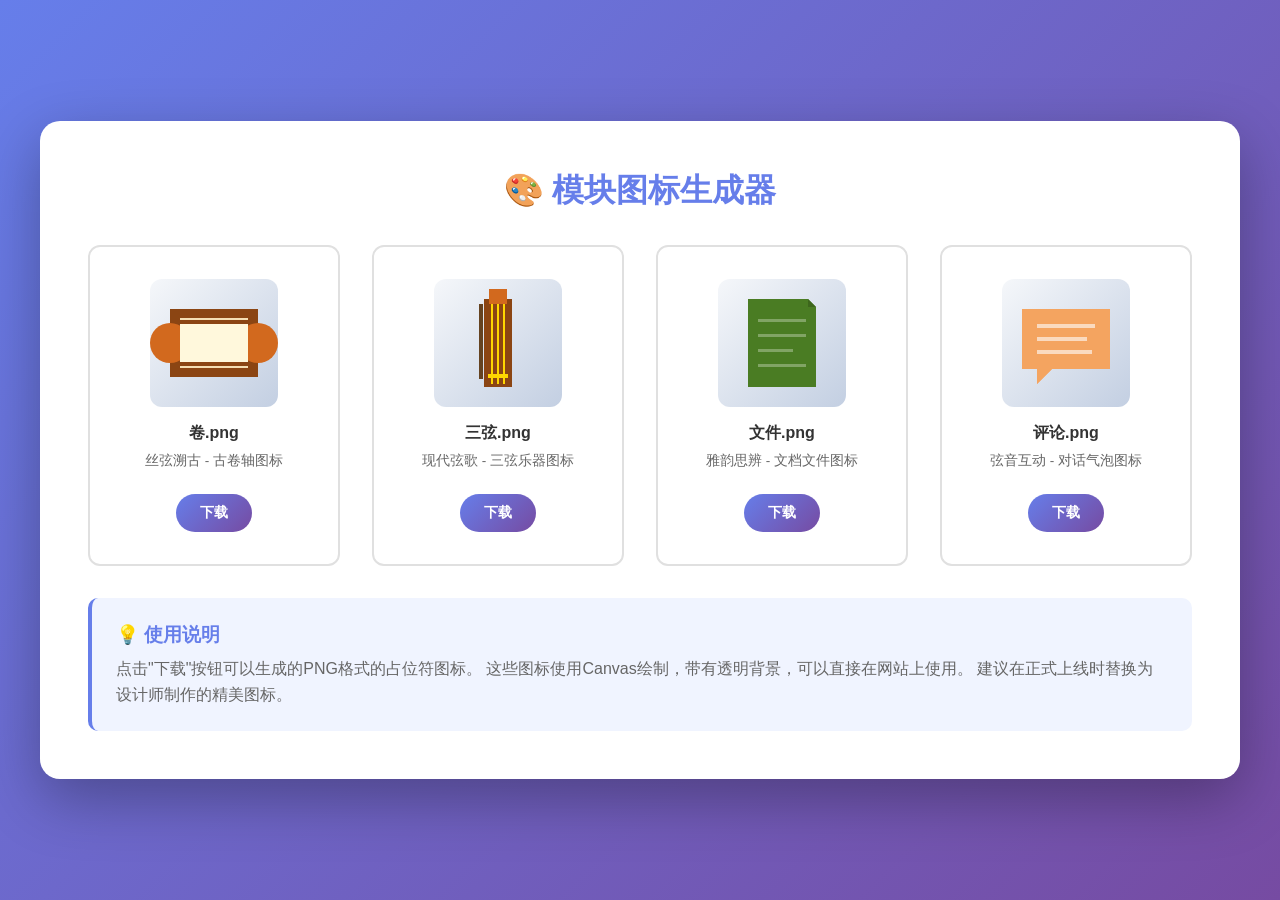
<file: create-icons.html>
<!DOCTYPE html>
<html lang="zh-CN">
<head>
    <meta charset="UTF-8">
    <meta name="viewport" content="width=device-width, initial-scale=1.0">
    <title>图标占位符生成器</title>
    <style>
        * {
            margin: 0;
            padding: 0;
            box-sizing: border-box;
        }

        body {
            font-family: "Microsoft YaHei", "微软雅黑", Arial, sans-serif;
            background: linear-gradient(135deg, #667eea 0%, #764ba2 100%);
            min-height: 100vh;
            padding: 2rem;
            display: flex;
            justify-content: center;
            align-items: center;
        }

        .container {
            background: white;
            border-radius: 20px;
            padding: 3rem;
            max-width: 1200px;
            width: 100%;
            box-shadow: 0 20px 60px rgba(0, 0, 0, 0.3);
        }

        h1 {
            text-align: center;
            color: #667eea;
            margin-bottom: 2rem;
            font-size: 2rem;
        }

        .icons-grid {
            display: grid;
            grid-template-columns: repeat(auto-fit, minmax(200px, 1fr));
            gap: 2rem;
            margin-bottom: 2rem;
        }

        .icon-card {
            border: 2px solid #e0e0e0;
            border-radius: 12px;
            padding: 2rem;
            text-align: center;
            transition: all 0.3s;
        }

        .icon-card:hover {
            border-color: #667eea;
            transform: translateY(-5px);
            box-shadow: 0 10px 30px rgba(102, 126, 234, 0.2);
        }

        .icon-canvas-container {
            width: 128px;
            height: 128px;
            margin: 0 auto 1rem;
            border-radius: 12px;
            overflow: hidden;
            background: linear-gradient(135deg, #f5f7fa 0%, #c3cfe2 100%);
            display: flex;
            align-items: center;
            justify-content: center;
        }

        .icon-title {
            font-weight: bold;
            color: #333;
            margin-bottom: 0.5rem;
        }

        .icon-desc {
            color: #666;
            font-size: 0.85rem;
            margin-bottom: 1.5rem;
        }

        .download-btn {
            background: linear-gradient(135deg, #667eea 0%, #764ba2 100%);
            color: white;
            border: none;
            padding: 0.6rem 1.5rem;
            border-radius: 20px;
            font-weight: bold;
            cursor: pointer;
            transition: all 0.3s;
            font-size: 0.9rem;
        }

        .download-btn:hover {
            transform: scale(1.05);
            box-shadow: 0 5px 20px rgba(102, 126, 234, 0.4);
        }

        .info {
            background: #f0f4ff;
            padding: 1.5rem;
            border-radius: 10px;
            margin-top: 2rem;
            border-left: 4px solid #667eea;
        }

        .info h3 {
            color: #667eea;
            margin-bottom: 0.5rem;
        }

        .info p {
            color: #666;
            line-height: 1.6;
        }
    </style>
</head>
<body>
    <div class="container">
        <h1>🎨 模块图标生成器</h1>

        <div class="icons-grid">
            <!-- 卷.png -->
            <div class="icon-card">
                <div class="icon-canvas-container">
                    <canvas id="scroll-icon" width="128" height="128"></canvas>
                </div>
                <div class="icon-title">卷.png</div>
                <div class="icon-desc">丝弦溯古 - 古卷轴图标</div>
                <button class="download-btn" onclick="downloadIcon('scroll-icon', '卷.png')">下载</button>
            </div>

            <!-- 三弦.png -->
            <div class="icon-card">
                <div class="icon-canvas-container">
                    <canvas id="sanxian-icon" width="128" height="128"></canvas>
                </div>
                <div class="icon-title">三弦.png</div>
                <div class="icon-desc">现代弦歌 - 三弦乐器图标</div>
                <button class="download-btn" onclick="downloadIcon('sanxian-icon', '三弦.png')">下载</button>
            </div>

            <!-- 文件.png -->
            <div class="icon-card">
                <div class="icon-canvas-container">
                    <canvas id="file-icon" width="128" height="128"></canvas>
                </div>
                <div class="icon-title">文件.png</div>
                <div class="icon-desc">雅韵思辨 - 文档文件图标</div>
                <button class="download-btn" onclick="downloadIcon('file-icon', '文件.png')">下载</button>
            </div>

            <!-- 评论.png -->
            <div class="icon-card">
                <div class="icon-canvas-container">
                    <canvas id="comment-icon" width="128" height="128"></canvas>
                </div>
                <div class="icon-title">评论.png</div>
                <div class="icon-desc">弦音互动 - 对话气泡图标</div>
                <button class="download-btn" onclick="downloadIcon('comment-icon', '评论.png')">下载</button>
            </div>
        </div>

        <div class="info">
            <h3>💡 使用说明</h3>
            <p>
                点击"下载"按钮可以生成的PNG格式的占位符图标。
                这些图标使用Canvas绘制，带有透明背景，可以直接在网站上使用。
                建议在正式上线时替换为设计师制作的精美图标。
            </p>
        </div>
    </div>

    <script>
        // 绘制卷轴图标
        function drawScrollIcon(ctx) {
            // 背景：透明
            ctx.clearRect(0, 0, 128, 128);

            // 卷轴主体
            ctx.fillStyle = '#8B4513';
            ctx.fillRect(20, 30, 88, 68);

            // 左卷轴头
            ctx.fillStyle = '#D2691E';
            ctx.beginPath();
            ctx.arc(20, 64, 20, 0, Math.PI * 2);
            ctx.fill();

            // 右卷轴头
            ctx.beginPath();
            ctx.arc(108, 64, 20, 0, Math.PI * 2);
            ctx.fill();

            // 卷轴装饰线
            ctx.strokeStyle = '#F5DEB3';
            ctx.lineWidth = 2;
            ctx.beginPath();
            ctx.moveTo(30, 40);
            ctx.lineTo(98, 40);
            ctx.moveTo(30, 88);
            ctx.lineTo(98, 88);
            ctx.stroke();

            // 中间文字区域
            ctx.fillStyle = '#FFF8DC';
            ctx.fillRect(30, 45, 68, 38);
        }

        // 绘制三弦图标
        function drawSanxianIcon(ctx) {
            ctx.clearRect(0, 0, 128, 128);

            // 琴身
            ctx.fillStyle = '#8B4513';
            ctx.fillRect(50, 20, 28, 88);

            // 琴头
            ctx.fillStyle = '#D2691E';
            ctx.fillRect(55, 10, 18, 15);

            // 三根弦
            ctx.strokeStyle = '#FFD700';
            ctx.lineWidth = 2;
            ctx.beginPath();
            ctx.moveTo(58, 25);
            ctx.lineTo(58, 105);
            ctx.moveTo(64, 25);
            ctx.lineTo(64, 105);
            ctx.moveTo(70, 25);
            ctx.lineTo(70, 105);
            ctx.stroke();

            // 琴轴
            ctx.fillStyle = '#654321';
            ctx.fillRect(45, 25, 4, 75);

            // 装饰
            ctx.fillStyle = '#FFD700';
            ctx.fillRect(54, 95, 20, 4);
        }

        // 绘制文件图标
        function drawFileIcon(ctx) {
            ctx.clearRect(0, 0, 128, 128);

            // 文件主体
            ctx.fillStyle = '#4a7c23';
            ctx.beginPath();
            ctx.moveTo(30, 20);
            ctx.lineTo(90, 20);
            ctx.lineTo(98, 28);
            ctx.lineTo(98, 108);
            ctx.lineTo(30, 108);
            ctx.closePath();
            ctx.fill();

            // 文件折角
            ctx.fillStyle = '#3d661c';
            ctx.beginPath();
            ctx.moveTo(90, 20);
            ctx.lineTo(90, 28);
            ctx.lineTo(98, 28);
            ctx.closePath();
            ctx.fill();

            // 文件内容线
            ctx.fillStyle = 'rgba(255, 255, 255, 0.3)';
            ctx.fillRect(40, 40, 48, 3);
            ctx.fillRect(40, 55, 48, 3);
            ctx.fillRect(40, 70, 35, 3);
            ctx.fillRect(40, 85, 48, 3);
        }

        // 绘制评论图标
        function drawCommentIcon(ctx) {
            ctx.clearRect(0, 0, 128, 128);

            // 对话框主体
            ctx.fillStyle = '#f4a460';
            ctx.beginPath();
            ctx.moveTo(20, 30);
            ctx.lineTo(108, 30);
            ctx.lineTo(108, 90);
            ctx.lineTo(50, 90);
            ctx.lineTo(35, 105);
            ctx.lineTo(35, 90);
            ctx.lineTo(20, 90);
            ctx.closePath();
            ctx.fill();

            // 对话框尾巴
            ctx.beginPath();
            ctx.moveTo(35, 90);
            ctx.lineTo(50, 90);
            ctx.lineTo(35, 105);
            ctx.closePath();
            ctx.fill();

            // 文字线
            ctx.fillStyle = 'rgba(255, 255, 255, 0.6)';
            ctx.fillRect(35, 45, 58, 4);
            ctx.fillRect(35, 58, 50, 4);
            ctx.fillRect(35, 71, 55, 4);
        }

        // 下载图标
        function downloadIcon(canvasId, filename) {
            const canvas = document.getElementById(canvasId);
            const link = document.createElement('a');
            link.download = filename;
            link.href = canvas.toDataURL('image/png');
            link.click();
        }

        // 初始化所有图标
        window.onload = function() {
            // 卷轴图标
            const scrollCtx = document.getElementById('scroll-icon').getContext('2d');
            drawScrollIcon(scrollCtx);

            // 三弦图标
            const sanxianCtx = document.getElementById('sanxian-icon').getContext('2d');
            drawSanxianIcon(sanxianCtx);

            // 文件图标
            const fileCtx = document.getElementById('file-icon').getContext('2d');
            drawFileIcon(fileCtx);

            // 评论图标
            const commentCtx = document.getElementById('comment-icon').getContext('2d');
            drawCommentIcon(commentCtx);
        };
    </script>
</body>
</html>
</file>
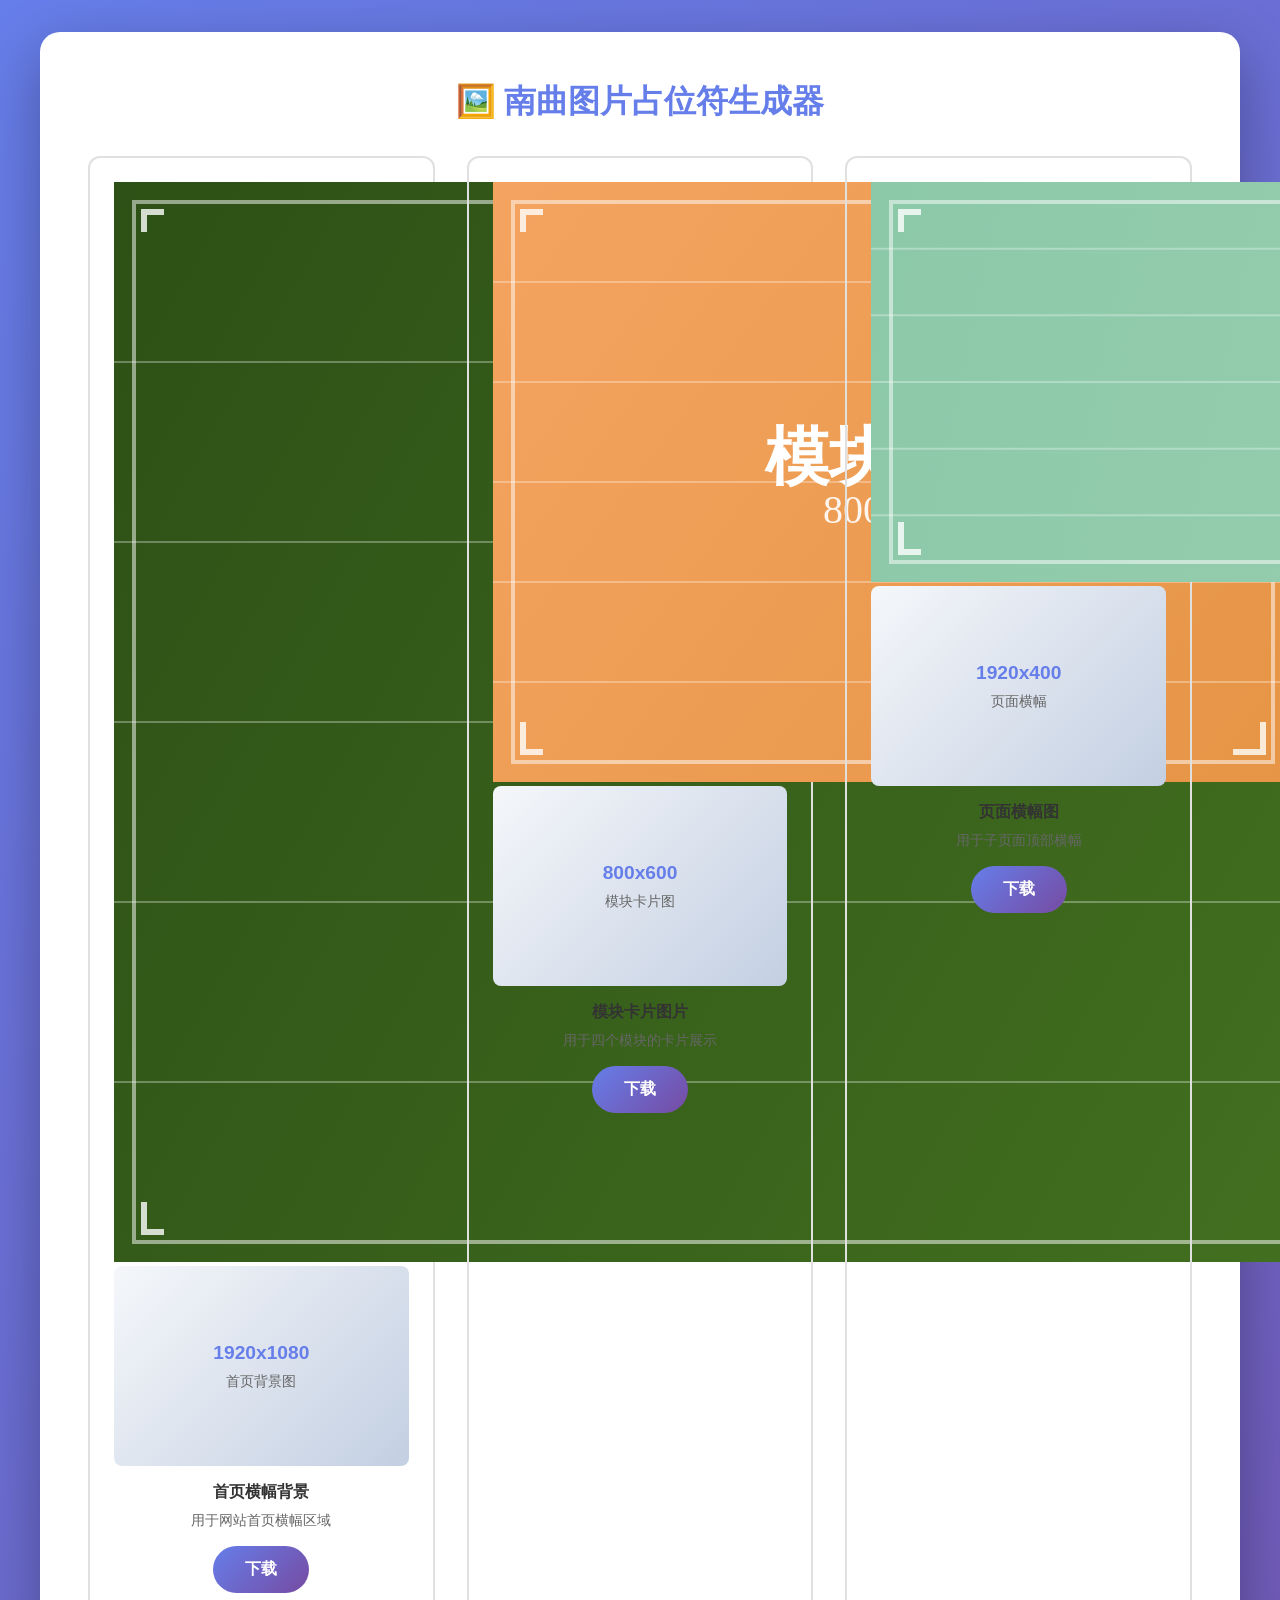
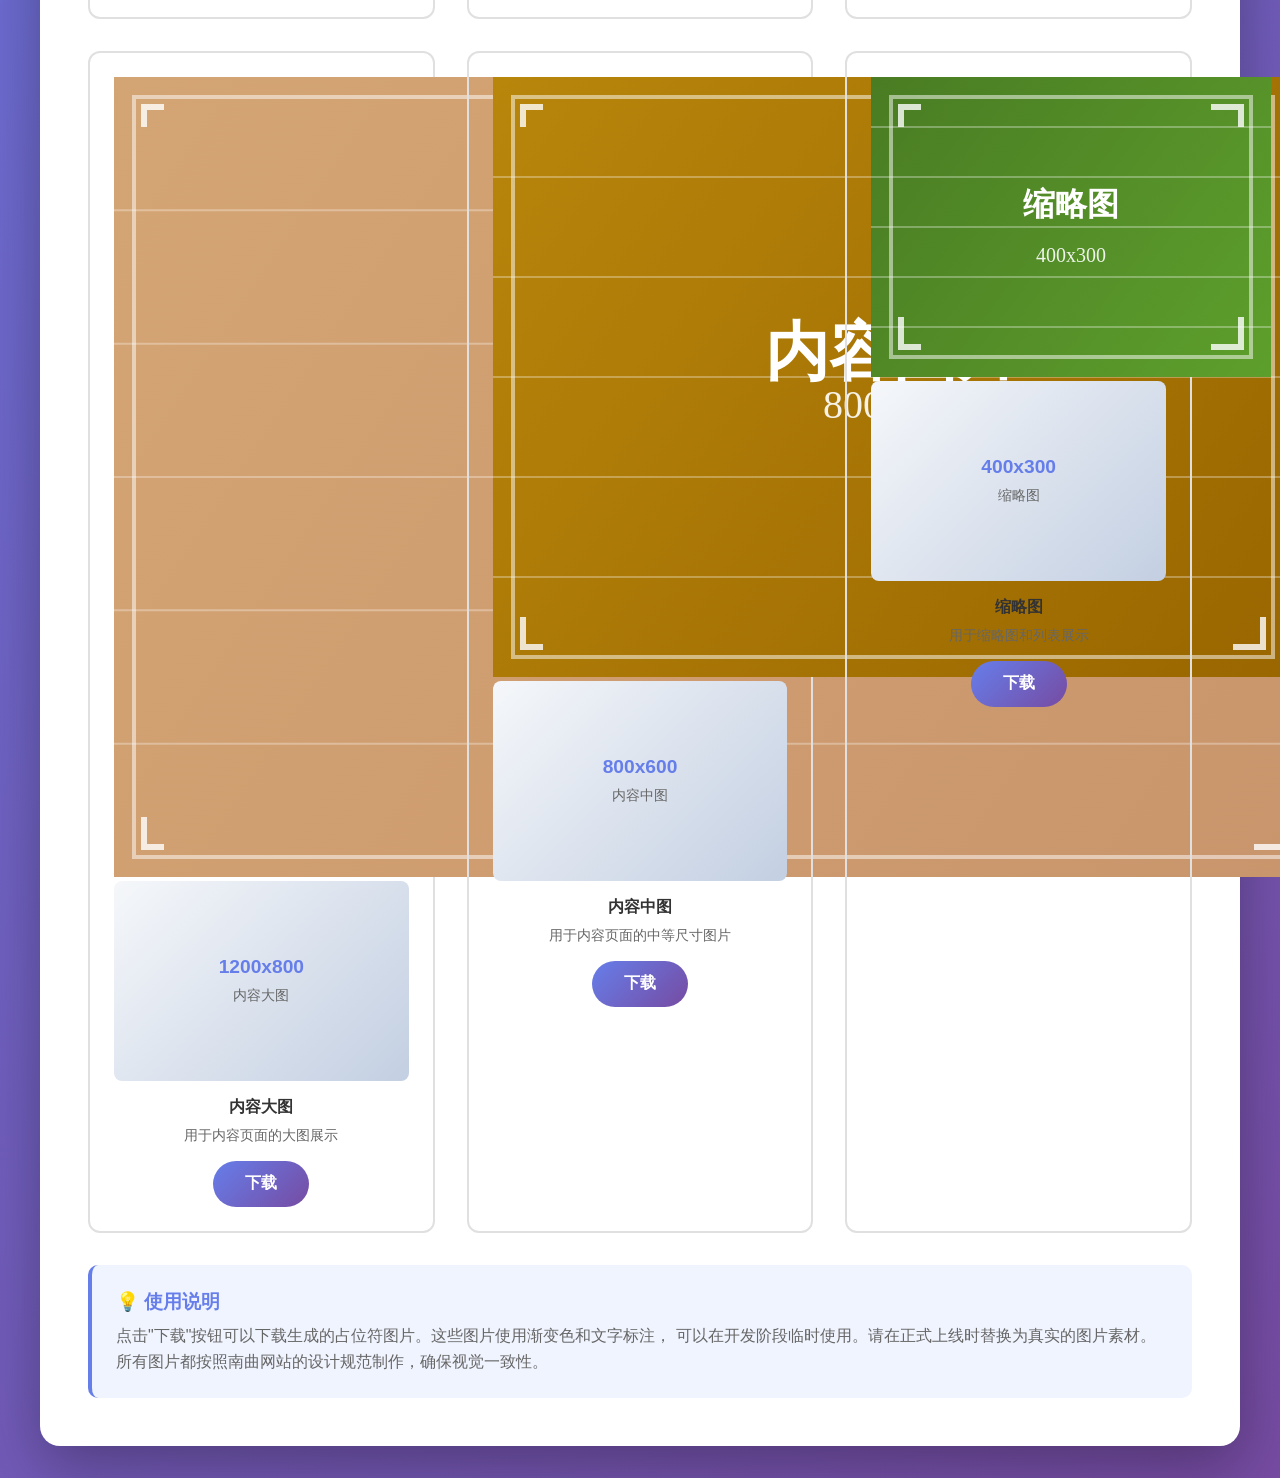
<file: create-placeholders.html>
<!DOCTYPE html>
<html lang="zh-CN">
<head>
    <meta charset="UTF-8">
    <meta name="viewport" content="width=device-width, initial-scale=1.0">
    <title>图片占位符生成器</title>
    <style>
        * {
            margin: 0;
            padding: 0;
            box-sizing: border-box;
        }

        body {
            font-family: "Microsoft YaHei", "微软雅黑", Arial, sans-serif;
            background: linear-gradient(135deg, #667eea 0%, #764ba2 100%);
            min-height: 100vh;
            padding: 2rem;
            display: flex;
            justify-content: center;
            align-items: center;
        }

        .container {
            background: white;
            border-radius: 20px;
            padding: 3rem;
            max-width: 1200px;
            width: 100%;
            box-shadow: 0 20px 60px rgba(0, 0, 0, 0.3);
        }

        h1 {
            text-align: center;
            color: #667eea;
            margin-bottom: 2rem;
            font-size: 2rem;
        }

        .generator-grid {
            display: grid;
            grid-template-columns: repeat(auto-fit, minmax(300px, 1fr));
            gap: 2rem;
            margin-bottom: 2rem;
        }

        .placeholder-card {
            border: 2px solid #e0e0e0;
            border-radius: 12px;
            padding: 1.5rem;
            text-align: center;
            transition: all 0.3s;
        }

        .placeholder-card:hover {
            border-color: #667eea;
            transform: translateY(-5px);
            box-shadow: 0 10px 30px rgba(102, 126, 234, 0.2);
        }

        .placeholder-preview {
            width: 100%;
            height: 200px;
            background: linear-gradient(135deg, #f5f7fa 0%, #c3cfe2 100%);
            border-radius: 8px;
            margin-bottom: 1rem;
            display: flex;
            flex-direction: column;
            align-items: center;
            justify-content: center;
            color: #666;
        }

        .placeholder-preview .size {
            font-size: 1.2rem;
            font-weight: bold;
            color: #667eea;
        }

        .placeholder-preview .label {
            font-size: 0.9rem;
            margin-top: 0.5rem;
        }

        .placeholder-title {
            font-weight: bold;
            color: #333;
            margin-bottom: 0.5rem;
        }

        .placeholder-desc {
            color: #666;
            font-size: 0.9rem;
            margin-bottom: 1rem;
        }

        .download-btn {
            background: linear-gradient(135deg, #667eea 0%, #764ba2 100%);
            color: white;
            border: none;
            padding: 0.8rem 2rem;
            border-radius: 25px;
            font-weight: bold;
            cursor: pointer;
            transition: all 0.3s;
            font-size: 1rem;
        }

        .download-btn:hover {
            transform: scale(1.05);
            box-shadow: 0 5px 20px rgba(102, 126, 234, 0.4);
        }

        .info {
            background: #f0f4ff;
            padding: 1.5rem;
            border-radius: 10px;
            margin-top: 2rem;
            border-left: 4px solid #667eea;
        }

        .info h3 {
            color: #667eea;
            margin-bottom: 0.5rem;
        }

        .info p {
            color: #666;
            line-height: 1.6;
        }
    </style>
</head>
<body>
    <div class="container">
        <h1>🖼️ 南曲图片占位符生成器</h1>

        <div class="generator-grid">
            <!-- 首页横幅 -->
            <div class="placeholder-card">
                <canvas id="hero-bg" width="1920" height="1080"></canvas>
                <div class="placeholder-preview">
                    <div class="size">1920x1080</div>
                    <div class="label">首页背景图</div>
                </div>
                <div class="placeholder-title">首页横幅背景</div>
                <div class="placeholder-desc">用于网站首页横幅区域</div>
                <button class="download-btn" onclick="downloadCanvas('hero-bg', 'hero-bg.jpg')">下载</button>
            </div>

            <!-- 模块卡片 -->
            <div class="placeholder-card">
                <canvas id="module-card" width="800" height="600"></canvas>
                <div class="placeholder-preview">
                    <div class="size">800x600</div>
                    <div class="label">模块卡片图</div>
                </div>
                <div class="placeholder-title">模块卡片图片</div>
                <div class="placeholder-desc">用于四个模块的卡片展示</div>
                <button class="download-btn" onclick="downloadCanvas('module-card', 'module-card.jpg')">下载</button>
            </div>

            <!-- 页面横幅 -->
            <div class="placeholder-card">
                <canvas id="page-banner" width="1920" height="400"></canvas>
                <div class="placeholder-preview">
                    <div class="size">1920x400</div>
                    <div class="label">页面横幅</div>
                </div>
                <div class="placeholder-title">页面横幅图</div>
                <div class="placeholder-desc">用于子页面顶部横幅</div>
                <button class="download-btn" onclick="downloadCanvas('page-banner', 'page-banner.jpg')">下载</button>
            </div>

            <!-- 内容图片大图 -->
            <div class="placeholder-card">
                <canvas id="content-large" width="1200" height="800"></canvas>
                <div class="placeholder-preview">
                    <div class="size">1200x800</div>
                    <div class="label">内容大图</div>
                </div>
                <div class="placeholder-title">内容大图</div>
                <div class="placeholder-desc">用于内容页面的大图展示</div>
                <button class="download-btn" onclick="downloadCanvas('content-large', 'content-large.jpg')">下载</button>
            </div>

            <!-- 内容图片中图 -->
            <div class="placeholder-card">
                <canvas id="content-medium" width="800" height="600"></canvas>
                <div class="placeholder-preview">
                    <div class="size">800x600</div>
                    <div class="label">内容中图</div>
                </div>
                <div class="placeholder-title">内容中图</div>
                <div class="placeholder-desc">用于内容页面的中等尺寸图片</div>
                <button class="download-btn" onclick="downloadCanvas('content-medium', 'content-medium.jpg')">下载</button>
            </div>

            <!-- 缩略图 -->
            <div class="placeholder-card">
                <canvas id="thumbnail" width="400" height="300"></canvas>
                <div class="placeholder-preview">
                    <div class="size">400x300</div>
                    <div class="label">缩略图</div>
                </div>
                <div class="placeholder-title">缩略图</div>
                <div class="placeholder-desc">用于缩略图和列表展示</div>
                <button class="download-btn" onclick="downloadCanvas('thumbnail', 'thumbnail.jpg')">下载</button>
            </div>
        </div>

        <div class="info">
            <h3>💡 使用说明</h3>
            <p>
                点击"下载"按钮可以下载生成的占位符图片。这些图片使用渐变色和文字标注，
                可以在开发阶段临时使用。请在正式上线时替换为真实的图片素材。
                所有图片都按照南曲网站的设计规范制作，确保视觉一致性。
            </p>
        </div>
    </div>

    <script>
        // 绘制占位符图片
        function drawPlaceholder(canvasId, width, height, gradient, text, subtext) {
            const canvas = document.getElementById(canvasId);
            const ctx = canvas.getContext('2d');

            // 绘制渐变背景
            const grd = ctx.createLinearGradient(0, 0, width, height);
            gradient.colors.forEach((color, index) => {
                grd.addColorStop(index / (gradient.colors.length - 1), color);
            });
            ctx.fillStyle = grd;
            ctx.fillRect(0, 0, width, height);

            // 绘制装饰线条
            ctx.strokeStyle = 'rgba(255, 255, 255, 0.3)';
            ctx.lineWidth = 2;
            for (let i = 0; i < 5; i++) {
                ctx.beginPath();
                ctx.moveTo(0, height * (i + 1) / 6);
                ctx.lineTo(width, height * (i + 1) / 6);
                ctx.stroke();
            }

            // 绘制中心文字
            ctx.fillStyle = 'white';
            ctx.textAlign = 'center';
            ctx.textBaseline = 'middle';
            ctx.font = `bold ${width * 0.08}px "Microsoft YaHei"`;
            ctx.fillText(text, width / 2, height / 2 - 20);

            // 绘制尺寸文字
            ctx.font = `${width * 0.05}px "Microsoft YaHei"`;
            ctx.fillStyle = 'rgba(255, 255, 255, 0.9)';
            ctx.fillText(subtext, width / 2, height / 2 + 30);

            // 绘制边框
            ctx.strokeStyle = 'rgba(255, 255, 255, 0.5)';
            ctx.lineWidth = 4;
            ctx.strokeRect(20, 20, width - 40, height - 40);

            // 绘制角落装饰
            const cornerSize = 30;
            ctx.strokeStyle = 'rgba(255, 255, 255, 0.8)';
            ctx.lineWidth = 6;

            // 左上角
            ctx.beginPath();
            ctx.moveTo(30, cornerSize + 20);
            ctx.lineTo(30, 30);
            ctx.lineTo(cornerSize + 20, 30);
            ctx.stroke();

            // 右上角
            ctx.beginPath();
            ctx.moveTo(width - 30 - cornerSize, 30);
            ctx.lineTo(width - 30, 30);
            ctx.lineTo(width - 30, cornerSize + 20);
            ctx.stroke();

            // 左下角
            ctx.beginPath();
            ctx.moveTo(30, height - 30 - cornerSize);
            ctx.lineTo(30, height - 30);
            ctx.lineTo(cornerSize + 20, height - 30);
            ctx.stroke();

            // 右下角
            ctx.beginPath();
            ctx.moveTo(width - 30 - cornerSize, height - 30);
            ctx.lineTo(width - 30, height - 30);
            ctx.lineTo(width - 30, height - 30 - cornerSize);
            ctx.stroke();
        }

        // 下载画布内容
        function downloadCanvas(canvasId, filename) {
            const canvas = document.getElementById(canvasId);
            const link = document.createElement('a');
            link.download = filename;
            link.href = canvas.toDataURL('image/jpeg', 0.9);
            link.click();
        }

        // 初始化所有占位符
        window.onload = function() {
            // 首页横幅
            drawPlaceholder('hero-bg', 1920, 1080, {
                colors: ['#2d5016', '#4a7c23']
            }, '五峰南曲', '1920x1080');

            // 模块卡片
            drawPlaceholder('module-card', 800, 600, {
                colors: ['#f4a460', '#e69546']
            }, '模块图片', '800x600');

            // 页面横幅
            drawPlaceholder('page-banner', 1920, 400, {
                colors: ['#8cc9a9', '#a8d5ba']
            }, '页面横幅', '1920x400');

            // 内容大图
            drawPlaceholder('content-large', 1200, 800, {
                colors: ['#d4a574', '#c9956c']
            }, '内容图片', '1200x800');

            // 内容中图
            drawPlaceholder('content-medium', 800, 600, {
                colors: ['#b8860b', '#996600']
            }, '内容图片', '800x600');

            // 缩略图
            drawPlaceholder('thumbnail', 400, 300, {
                colors: ['#4a7c23', '#5d9f2c']
            }, '缩略图', '400x300');
        };
    </script>
</body>
</html>
</file>
